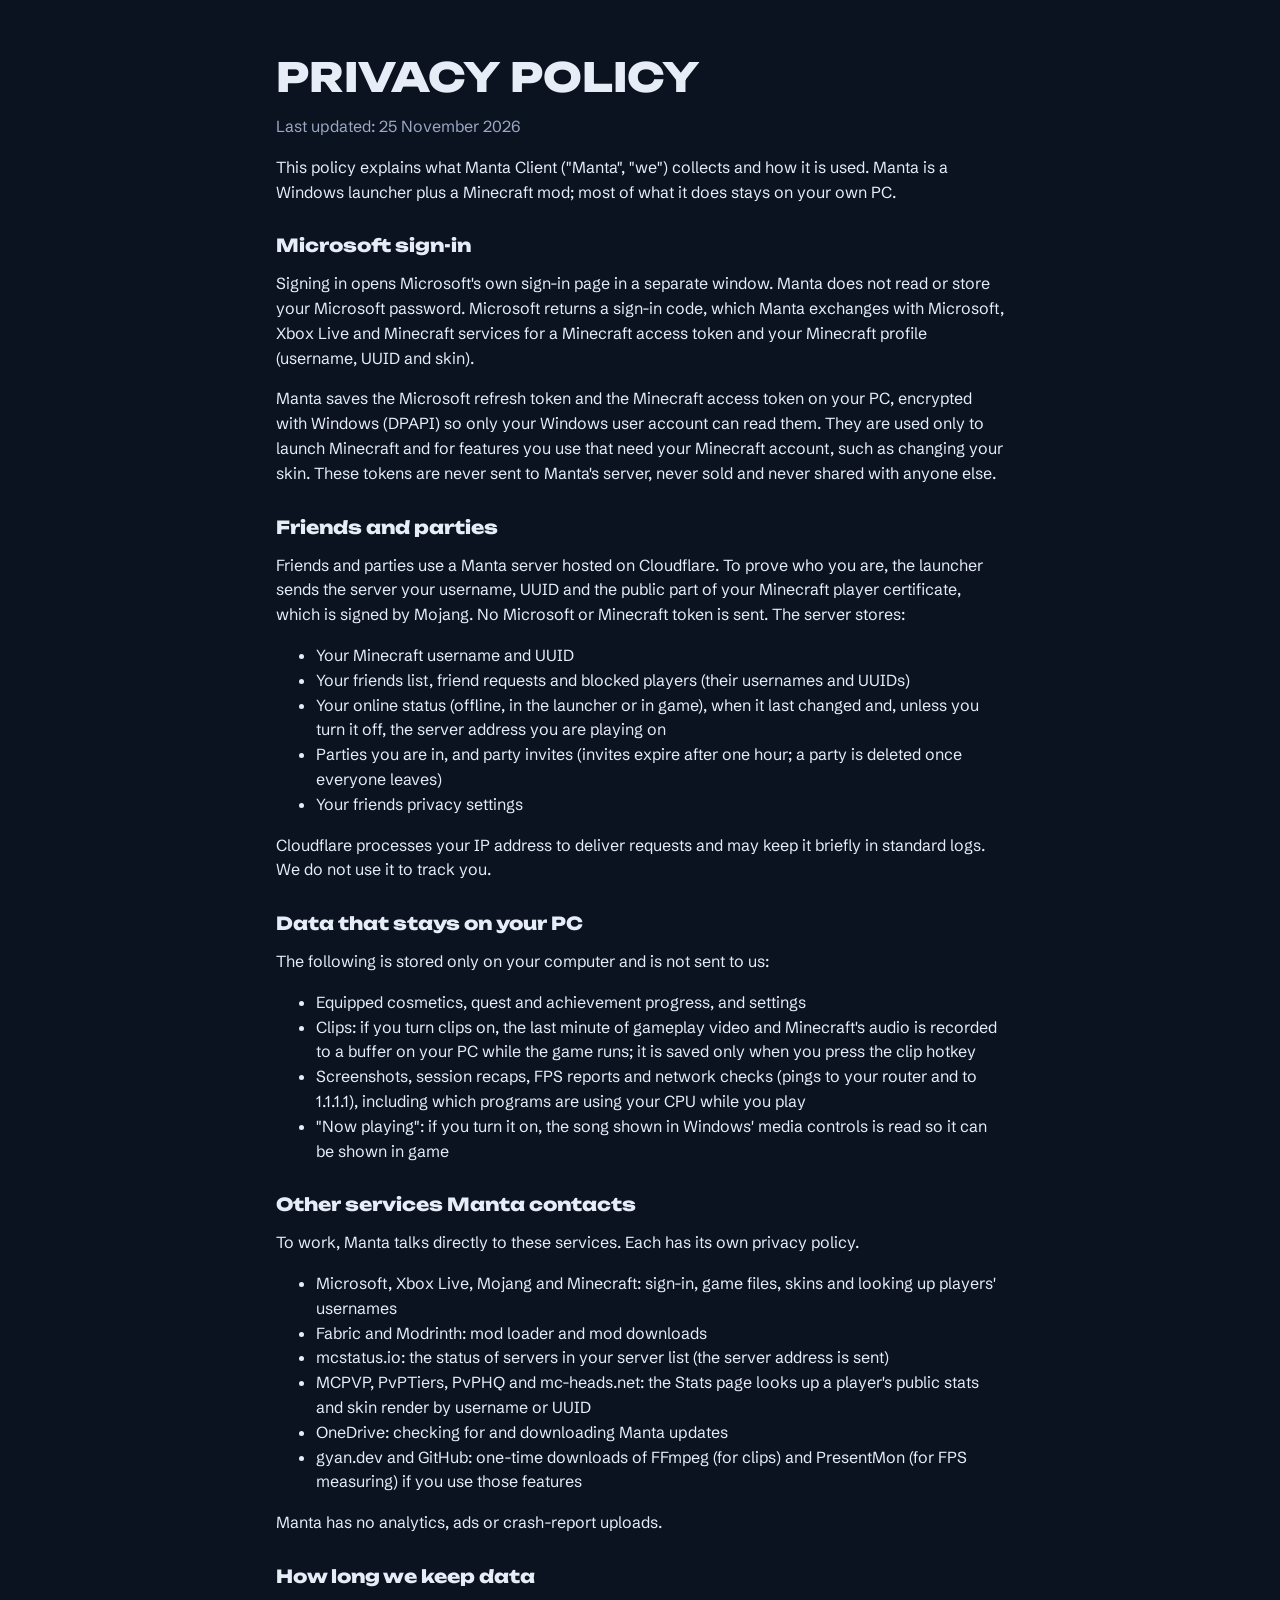
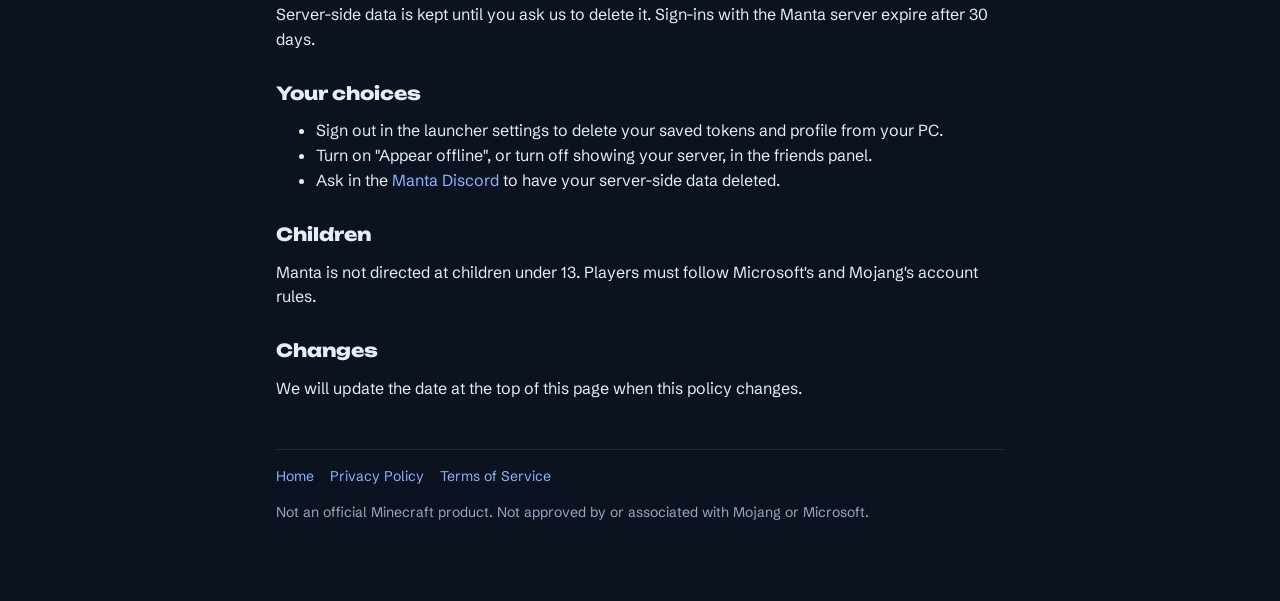
<file: privacy.html>
<!doctype html><html lang="en"><head><meta charset="utf-8"><meta name="viewport" content="width=device-width,initial-scale=1"><title>Privacy Policy - Manta Client</title><link rel="icon" href="favicon.png"><link rel="stylesheet" href="https://fonts.googleapis.com/css2?family=Unbounded:wght@600;800&family=Schibsted+Grotesk:wght@400;500;600&family=Barlow+Semi+Condensed:wght@600&display=swap"><link rel="stylesheet" href="style.css?v=13"></head><body><main>
<h1>Privacy Policy</h1><p class="muted">Last updated: 25 November 2026</p>
<p>This policy explains what Manta Client ("Manta", "we") collects and how it is used. Manta is a Windows launcher plus a Minecraft mod; most of what it does stays on your own PC.</p>

<h2>Microsoft sign-in</h2>
<p>Signing in opens Microsoft's own sign-in page in a separate window. Manta does not read or store your Microsoft password. Microsoft returns a sign-in code, which Manta exchanges with Microsoft, Xbox Live and Minecraft services for a Minecraft access token and your Minecraft profile (username, UUID and skin).</p>
<p>Manta saves the Microsoft refresh token and the Minecraft access token on your PC, encrypted with Windows (DPAPI) so only your Windows user account can read them. They are used only to launch Minecraft and for features you use that need your Minecraft account, such as changing your skin. These tokens are never sent to Manta's server, never sold and never shared with anyone else.</p>

<h2>Friends and parties</h2>
<p>Friends and parties use a Manta server hosted on Cloudflare. To prove who you are, the launcher sends the server your username, UUID and the public part of your Minecraft player certificate, which is signed by Mojang. No Microsoft or Minecraft token is sent. The server stores:</p>
<ul>
<li>Your Minecraft username and UUID</li>
<li>Your friends list, friend requests and blocked players (their usernames and UUIDs)</li>
<li>Your online status (offline, in the launcher or in game), when it last changed and, unless you turn it off, the server address you are playing on</li>
<li>Parties you are in, and party invites (invites expire after one hour; a party is deleted once everyone leaves)</li>
<li>Your friends privacy settings</li>
</ul>
<p>Cloudflare processes your IP address to deliver requests and may keep it briefly in standard logs. We do not use it to track you.</p>

<h2>Data that stays on your PC</h2>
<p>The following is stored only on your computer and is not sent to us:</p>
<ul>
<li>Equipped cosmetics, quest and achievement progress, and settings</li>
<li>Clips: if you turn clips on, the last minute of gameplay video and Minecraft's audio is recorded to a buffer on your PC while the game runs; it is saved only when you press the clip hotkey</li>
<li>Screenshots, session recaps, FPS reports and network checks (pings to your router and to 1.1.1.1), including which programs are using your CPU while you play</li>
<li>"Now playing": if you turn it on, the song shown in Windows' media controls is read so it can be shown in game</li>
</ul>

<h2>Other services Manta contacts</h2>
<p>To work, Manta talks directly to these services. Each has its own privacy policy.</p>
<ul>
<li>Microsoft, Xbox Live, Mojang and Minecraft: sign-in, game files, skins and looking up players' usernames</li>
<li>Fabric and Modrinth: mod loader and mod downloads</li>
<li>mcstatus.io: the status of servers in your server list (the server address is sent)</li>
<li>MCPVP, PvPTiers, PvPHQ and mc-heads.net: the Stats page looks up a player's public stats and skin render by username or UUID</li>
<li>OneDrive: checking for and downloading Manta updates</li>
<li>gyan.dev and GitHub: one-time downloads of FFmpeg (for clips) and PresentMon (for FPS measuring) if you use those features</li>
</ul>
<p>Manta has no analytics, ads or crash-report uploads.</p>

<h2>How long we keep data</h2>
<p>Server-side data is kept until you ask us to delete it. Sign-ins with the Manta server expire after 30 days.</p>

<h2>Your choices</h2>
<ul>
<li>Sign out in the launcher settings to delete your saved tokens and profile from your PC.</li>
<li>Turn on "Appear offline", or turn off showing your server, in the friends panel.</li>
<li>Ask in the <a href="https://discord.gg/sE9DHmpQ2">Manta Discord</a> to have your server-side data deleted.</li>
</ul>

<h2>Children</h2>
<p>Manta is not directed at children under 13. Players must follow Microsoft's and Mojang's account rules.</p>
<h2>Changes</h2>
<p>We will update the date at the top of this page when this policy changes.</p>
<footer class="muted"><nav><a href="index.html">Home</a><a href="privacy.html">Privacy Policy</a><a href="terms.html">Terms of Service</a></nav><p>Not an official Minecraft product. Not approved by or associated with Mojang or Microsoft.</p></footer></main></body></html>
</file>
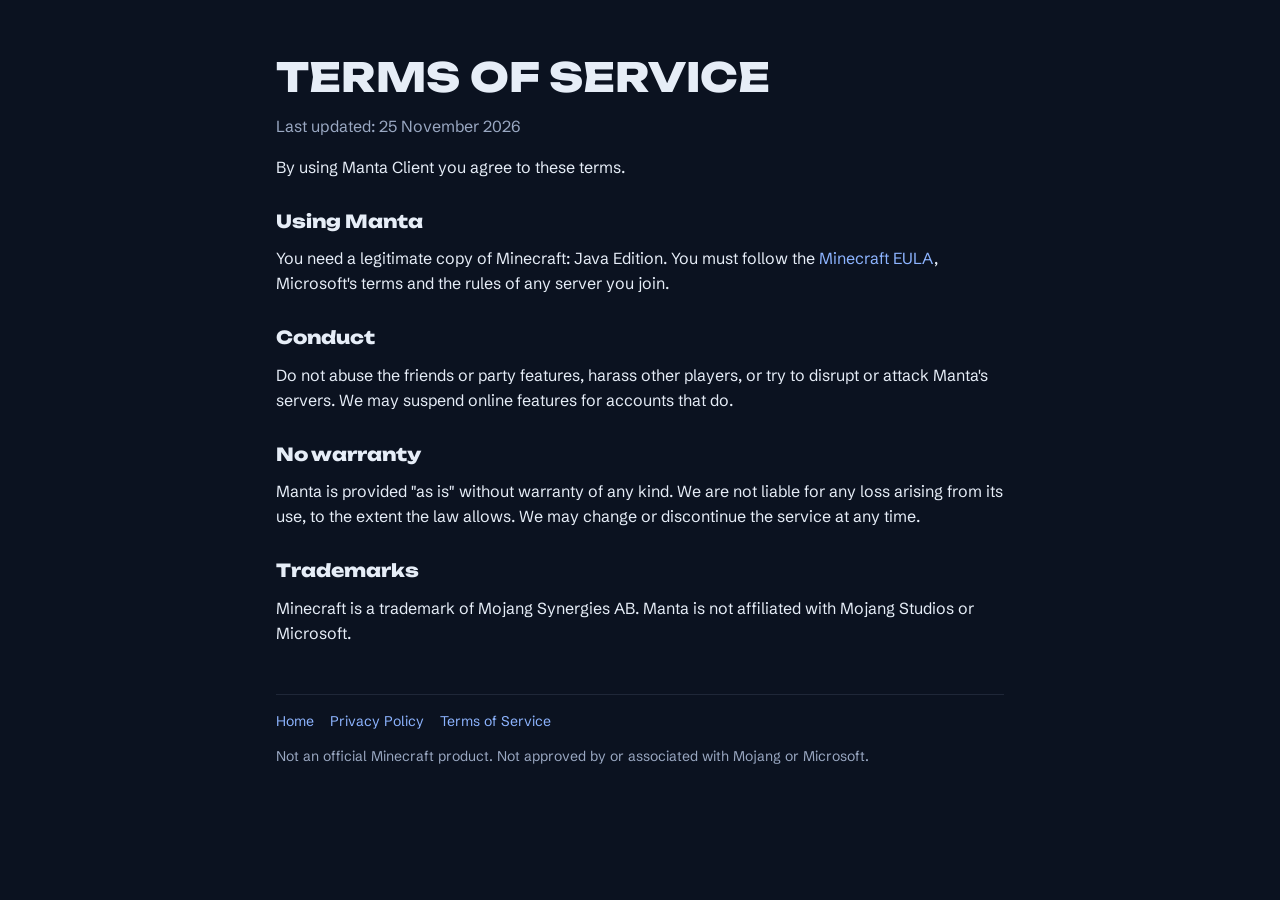
<file: terms.html>
<!doctype html><html lang="en"><head><meta charset="utf-8"><meta name="viewport" content="width=device-width,initial-scale=1"><title>Terms of Service - Manta Client</title><link rel="icon" href="favicon.png"><link rel="stylesheet" href="https://fonts.googleapis.com/css2?family=Unbounded:wght@600;800&family=Schibsted+Grotesk:wght@400;500;600&family=Barlow+Semi+Condensed:wght@600&display=swap"><link rel="stylesheet" href="style.css?v=13"></head><body><main>
<h1>Terms of Service</h1><p class="muted">Last updated: 25 November 2026</p>
<p>By using Manta Client you agree to these terms.</p>
<h2>Using Manta</h2>
<p>You need a legitimate copy of Minecraft: Java Edition. You must follow the <a href="https://www.minecraft.net/eula">Minecraft EULA</a>, Microsoft's terms and the rules of any server you join.</p>
<h2>Conduct</h2>
<p>Do not abuse the friends or party features, harass other players, or try to disrupt or attack Manta's servers. We may suspend online features for accounts that do.</p>
<h2>No warranty</h2>
<p>Manta is provided "as is" without warranty of any kind. We are not liable for any loss arising from its use, to the extent the law allows. We may change or discontinue the service at any time.</p>
<h2>Trademarks</h2>
<p>Minecraft is a trademark of Mojang Synergies AB. Manta is not affiliated with Mojang Studios or Microsoft.</p>
<footer class="muted"><nav><a href="index.html">Home</a><a href="privacy.html">Privacy Policy</a><a href="terms.html">Terms of Service</a></nav><p>Not an official Minecraft product. Not approved by or associated with Mojang or Microsoft.</p></footer></main></body></html>
</file>
<file: style.css>
/* Manta site — same tokens as the launcher (DESIGN.md, launcher/src/theme.css). Flat colours only. */
:root{
  --display:"Unbounded","Schibsted Grotesk",sans-serif;
  --font:"Schibsted Grotesk",sans-serif;
  --label:"Barlow Semi Condensed","Schibsted Grotesk",sans-serif;
  --accent:#2563eb;--accent-light:#8db4ff;--accent-deep:#0f2a7a;
  --bg:#0b1220;--panel:#141f37;--panel-2:#111a2f;--raised:#1c2a48;
  --text:#e6edf7;--muted:#9aa8c2;--faint:#6b7a96;--line:rgb(154 168 194/.14);--line-2:rgb(154 168 194/.22);
  --radius:14px;--radius-sm:9px;--fin:22px;--ease:cubic-bezier(.2,.8,.2,1);
  --wrap:1180px;
}
*{box-sizing:border-box}
html{scroll-behavior:smooth;background:var(--bg)}
body{margin:0;background:var(--bg);color:var(--text);font:16px/1.55 var(--font);-webkit-font-smoothing:antialiased}
img{max-width:100%;height:auto;display:block}
a{color:var(--accent-light);text-decoration:none}
a:hover{text-decoration:underline}
a:focus-visible,.btn:focus-visible{outline:2px solid var(--accent-light);outline-offset:3px}
em{font-style:normal;color:var(--accent-light)}
.label{font:600 13px/1 var(--label);letter-spacing:.14em;text-transform:uppercase;color:var(--accent-light)}
h1,h2,h3{font-family:var(--display);font-weight:800;line-height:1.05;margin:0}
h2{font-size:clamp(28px,4vw,44px);text-transform:uppercase;margin:0 0 16px}
h3{font-size:16px;font-weight:600;letter-spacing:.01em}
svg{fill:none;stroke:currentColor;stroke-width:1.8;stroke-linecap:round;stroke-linejoin:round}

/* brand icons (Simple Icons, CC0) drawn in currentColor */
.si{display:inline-block;width:20px;height:20px;background:currentColor;-webkit-mask:var(--i) center/contain no-repeat;mask:var(--i) center/contain no-repeat;flex:none}
.si.dc{--i:url(https://cdn.jsdelivr.net/npm/simple-icons@13.21.0/icons/discord.svg)}
.si.yt{--i:url(https://cdn.jsdelivr.net/npm/simple-icons@13.21.0/icons/youtube.svg)}

.fin{clip-path:polygon(0 0,calc(100% - var(--fin)) 0,100% var(--fin),100% 100%,0 100%)}

/* screenshot frame: panel border + padding so the image sits inside like a card */
.frame{margin:0;padding:8px;background:var(--panel);border:1px solid var(--line-2);border-radius:var(--radius)}
.frame img{border-radius:8px;width:100%}

/* ---------- top bar ---------- */
.top{position:sticky;top:0;z-index:10;display:flex;align-items:center;justify-content:space-between;gap:16px;
  padding:14px max(16px,calc((100vw - var(--wrap))/2));background:var(--bg);border-bottom:1px solid var(--line)}
.brand img{height:22px;width:auto}
.top nav{display:flex;align-items:center;gap:6px}
.top nav a{color:var(--muted);font:600 14px/1 var(--label);letter-spacing:.12em;text-transform:uppercase;padding:9px 12px;border-radius:var(--radius-sm);transition:background .14s var(--ease),color .14s var(--ease)}
.top nav a:hover{color:var(--text);background:var(--panel);text-decoration:none}
.top nav a.ico{padding:8px;display:grid;place-items:center}

/* ---------- hero ---------- */
.hero{max-width:var(--wrap);margin:0 auto;padding:clamp(56px,8vw,96px) 16px 0;text-align:center}
.hero .lead{margin-left:auto;margin-right:auto}
.hero .cta{justify-content:center}
.pill{display:inline-flex;align-items:center;gap:8px;padding:7px 12px;border:1px solid var(--line-2);border-radius:99px;background:var(--panel);
  font:600 13px/1 var(--label);letter-spacing:.12em;text-transform:uppercase;color:var(--muted)}
.pill .dot{width:7px;height:7px;border-radius:50%;background:#facc15}
.hero h1{font-size:clamp(34px,6.4vw,96px);text-transform:uppercase;letter-spacing:-.01em;margin:0 0 20px}
.lead{max-width:560px;font-size:18px;color:var(--muted);margin:0 0 30px}
.cta{display:flex;flex-wrap:wrap;gap:12px}
.btn{display:inline-flex;align-items:center;gap:10px;height:54px;padding:0 24px;border-radius:var(--radius-sm);
  font:700 15px/1 var(--display);letter-spacing:.04em;text-transform:uppercase;transition:background .14s var(--ease)}
.btn svg{width:20px;height:20px}
.btn:hover{text-decoration:none}
.btn.primary{color:#fff;background:var(--accent);border-radius:0;cursor:pointer;position:relative;overflow:hidden;
  clip-path:polygon(0 0,100% 0,100% calc(100% - 16px),calc(100% - 16px) 100%,0 100%)}
.btn.primary{transition:background .14s var(--ease),transform .18s var(--ease)}
.btn.primary:hover{background:#4c86ff;transform:translateY(-3px)}
.btn.primary:hover svg{animation:dl-bob .7s var(--ease) infinite}
.btn.primary:active{transform:translateY(0) scale(.98);background:#1d4fc4}
@keyframes dl-bob{0%,100%{transform:translateY(0)}50%{transform:translateY(3px)}}
.btn.ghost{transition:background .14s var(--ease),transform .18s var(--ease)}
.btn.ghost:hover{transform:translateY(-2px)}
.btn.ghost{color:var(--text);background:var(--panel);border:1px solid var(--line-2)}
.btn.ghost:hover{background:var(--raised)}
.note{margin:14px 0 0;font-size:14px;color:var(--faint)}
.hero-shot{margin:clamp(48px,7vw,72px) auto 0;max-width:1200px}
.hero-shot img{image-rendering:auto}

/* ---------- feature bands ---------- */
.band,.more,.community,.foot{max-width:var(--wrap);margin:0 auto;padding-left:16px;padding-right:16px}
.band{display:grid;grid-template-columns:5fr 7fr;gap:clamp(28px,5vw,64px);align-items:center;padding-top:clamp(72px,9vw,112px)}
.band.flip{grid-template-columns:7fr 5fr}
.band.flip .band-text{order:2}
.band p{color:var(--muted);font-size:17px;margin:0 0 20px}
.ticks{list-style:none;padding:0;margin:0;display:grid;gap:12px}
.ticks li{position:relative;padding-left:28px}
.ticks li::before{content:"";position:absolute;left:0;top:5px;width:16px;height:16px;border-radius:5px;background:var(--accent-deep);border:1px solid rgb(141 180 255/.35);box-sizing:border-box}
.ticks li::after{content:"";position:absolute;left:5px;top:8px;width:5px;height:8px;border:solid var(--accent-light);border-width:0 2px 2px 0;transform:rotate(45deg)}

.capes-band{grid-template-columns:4fr 8fr}
.capes{list-style:none;margin:0;padding:20px;display:grid;grid-template-columns:repeat(6,1fr);gap:14px;background:var(--panel);border:1px solid var(--line-2);border-radius:var(--radius)}
.capes li{display:grid;gap:10px}
.capes img{width:100%;aspect-ratio:150/240;object-fit:cover;border-radius:6px}
.capes span{font:600 13px/1 var(--label);letter-spacing:.1em;text-transform:uppercase;color:var(--muted);text-align:center}

/* ---------- small features ---------- */
.more{padding-top:clamp(72px,9vw,112px);padding-bottom:clamp(72px,9vw,112px)}
.tiles{display:grid;grid-template-columns:repeat(3,1fr);gap:14px;margin-top:28px}
.tile{display:grid;grid-template-columns:44px 1fr;column-gap:16px;align-items:start;background:var(--panel);border:1px solid var(--line);border-radius:var(--radius);padding:22px;transition:background .2s var(--ease)}
.tile:hover{background:var(--raised)}
.tile>svg{grid-row:span 2;width:44px;height:44px;padding:10px;border-radius:10px;background:var(--panel-2);border:1px solid var(--line);color:var(--accent-light)}
.tile h3{margin:2px 0 6px}
.tile p{margin:0;color:var(--muted);font-size:15px}

/* ---------- community ---------- */
.community{display:grid;grid-template-columns:1fr 1fr;gap:14px;padding-bottom:clamp(72px,9vw,112px)}
.community-head{grid-column:1/-1;margin-bottom:12px}
.community-head p{color:var(--muted);font-size:17px;margin:0;max-width:520px}
.social{display:flex;align-items:center;gap:18px;padding:26px 28px;border-radius:var(--radius);border:1px solid var(--line-2);color:var(--text);
  background:var(--panel);transition:background .2s var(--ease)}
.social:hover{text-decoration:none;background:var(--raised)}
.social .si{width:36px;height:36px}
.social span{display:grid;gap:4px;flex:1}
.social b{font:800 20px/1 var(--display);text-transform:uppercase}
.social small{color:var(--muted);font-size:14px}
.social .arrow{width:22px;height:22px;color:var(--muted);transition:transform .2s var(--ease)}
.social:hover .arrow{transform:translate(3px,-3px);color:var(--text)}
.social.discord{background:var(--accent);border-color:var(--accent)}
.social.discord:hover{background:#2d6cf0}
.social.discord small,.social.discord .arrow{color:rgb(255 255 255/.8)}
.social.youtube .si{color:#ff4b4b}

/* ---------- footer ---------- */
.foot{border-top:1px solid var(--line);padding-top:28px;padding-bottom:40px;color:var(--faint);font-size:14px}
.foot-row{display:flex;flex-wrap:wrap;align-items:center;justify-content:space-between;gap:16px;margin-bottom:18px}
.foot-row img{height:18px;width:auto;opacity:.85}
.foot nav{display:flex;flex-wrap:wrap;gap:4px 20px}
.foot nav a{color:var(--muted)}
.foot p{margin:6px 0;max-width:720px}

/* ---------- legal pages (privacy, terms) ---------- */
body:not(.home) main{max-width:760px;margin:0 auto;padding:56px 16px 64px}
body:not(.home) h1{font-size:clamp(28px,5vw,40px);text-transform:uppercase;margin-bottom:8px}
body:not(.home) h2{font-size:18px;text-transform:none;margin:2rem 0 .6rem}
body:not(.home) .muted,body:not(.home) footer{color:var(--muted)}
body:not(.home) footer{margin-top:3rem;border-top:1px solid var(--line);padding-top:16px;font-size:14px}
body:not(.home) footer nav a{margin-right:16px}
.logo{max-width:220px}

/* ---------- small screens ---------- */
/* ---------- large screens ---------- */
@media (min-width:1400px){
  :root{--wrap:1320px}
}
@media (min-width:1600px){
  body{font-size:17px}
  .lead{font-size:20px;max-width:640px}
  .band p,.community-head p{font-size:19px}
  h2{font-size:52px}
  .btn{height:60px;padding:0 28px;font-size:16px}
  .tile p{font-size:16px}
}
@media (min-width:2200px){
  :root{--wrap:1480px}
  body{font-size:19px}
  .lead{font-size:23px;max-width:760px}
  .band p,.community-head p,.signin p{font-size:21px}
  h2{font-size:64px}
  h3{font-size:19px}
  .tile p{font-size:18px}
  .top nav a{font-size:16px}
  .brand img{height:28px}
  .btn{height:68px;padding:0 34px;font-size:18px}
}

/* ---------- tablets and phones ---------- */
@media (max-width:1100px){
  .capes-band{grid-template-columns:1fr}
}
@media (max-width:900px){
  .band,.band.flip,.capes-band{grid-template-columns:1fr}
  .band.flip .band-text{order:0}
  .tiles{grid-template-columns:1fr 1fr}
  .community{grid-template-columns:1fr}
}
@media (max-width:560px){
  .top{padding-top:12px;padding-bottom:12px}
  .brand img{height:18px}
  .top nav a:not(.ico){display:none}
  .hero{padding-top:44px}
  .lead{font-size:17px}
  .band,.more{padding-top:64px}
  .band p{font-size:16px}
  .capes{grid-template-columns:repeat(3,1fr);gap:10px}
  .tile{padding:18px}
  .tiles{grid-template-columns:1fr}
  .btn{width:100%;justify-content:center}
  .frame{padding:5px}
  .social{padding:22px}
}
@media (prefers-reduced-motion:reduce){.btn.primary:hover svg{animation:none;transition:none}*{transition:none!important;scroll-behavior:auto!important}}

/* ---------- Microsoft sign-in (kept visible for app reviewers) ---------- */
.signin{max-width:var(--wrap);margin:0 auto;padding:0 16px clamp(72px,9vw,112px)}
.signin-in{display:grid;grid-template-columns:56px 1fr;gap:20px;padding:28px;background:var(--panel);border:1px solid var(--line-2);border-radius:var(--radius)}
.signin-in>svg{width:56px;height:56px;padding:13px;border-radius:12px;background:var(--panel-2);border:1px solid var(--line);color:var(--accent-light)}
.signin h2{font-size:22px;margin:4px 0 10px}
.signin p{margin:0 0 10px;color:var(--muted);max-width:820px}
.signin p:last-child{margin:0}
@media (max-width:560px){.signin-in{grid-template-columns:1fr;padding:22px}}

/* ---------- parties ---------- */
.party{max-width:var(--wrap);margin:0 auto;padding:clamp(72px,9vw,112px) 16px 0;display:grid;grid-template-columns:6fr 5fr;gap:clamp(28px,5vw,64px);align-items:center}
.party-text p{color:var(--muted);font-size:17px;margin:0 0 20px}
.party-card{background:var(--panel);border:1px solid var(--line-2);border-radius:var(--radius);padding:22px;
  clip-path:polygon(0 0,calc(100% - var(--fin)) 0,100% var(--fin),100% 100%,0 100%)}
.pc-head{display:flex;justify-content:space-between;align-items:baseline;margin-bottom:14px}
.pc-head b{font:800 18px/1 var(--display);text-transform:uppercase}
.pc-head span{font:600 13px/1 var(--label);letter-spacing:.12em;text-transform:uppercase;color:var(--muted)}
.pc-list{list-style:none;margin:0;padding:0;display:grid;gap:8px}
.pc-list li{display:grid;grid-template-columns:40px 1fr auto;align-items:center;gap:12px;padding:10px 12px;background:var(--panel-2);border:1px solid var(--line);border-radius:10px}
.av{width:40px;height:40px;border-radius:8px;image-rendering:pixelated;display:block}
.pc-list b{display:flex;align-items:center;gap:8px;font-weight:600}
.crown{width:16px;height:16px;color:#facc15;fill:#facc15;stroke:#facc15}
.st{font:600 12px/1 var(--label);letter-spacing:.12em;text-transform:uppercase;padding:6px 10px;border-radius:99px}
.st.on{color:#4ade80;background:rgb(74 222 128/.1)}
.st.go{color:#facc15;background:rgb(250 204 21/.1)}
.st.ok{color:var(--accent-light);background:rgb(141 180 255/.1)}
.pc-slots{display:grid;grid-template-columns:repeat(2,1fr);gap:8px;margin-top:8px}
.pc-slots span{height:40px;border:1px dashed var(--line-2);border-radius:10px}
.pc-foot{display:flex;justify-content:space-between;align-items:center;gap:12px;margin-top:16px;padding-top:16px;border-top:1px solid var(--line)}
.pc-server{display:flex;align-items:center;gap:10px;color:var(--muted);font-size:15px}
.pc-server svg{width:20px;height:20px;color:var(--accent-light)}
.toggle{width:44px;height:24px;border-radius:99px;background:var(--accent);position:relative;flex:none}
.toggle i{position:absolute;right:3px;top:3px;width:18px;height:18px;border-radius:50%;background:#fff}
.party-steps{grid-column:1/-1;list-style:none;margin:0;padding:0;display:grid;grid-template-columns:repeat(3,1fr);gap:14px}
.party-steps li{display:flex;gap:16px;padding:22px;background:var(--panel);border:1px solid var(--line);border-radius:var(--radius)}
.party-steps li>span{flex:none;width:40px;height:40px;border-radius:10px;background:var(--accent);color:#fff;display:grid;place-items:center;font:800 17px/1 var(--display)}
.party-steps b{font:600 16px/1.2 var(--display)}
.party-steps p{margin:6px 0 0;color:var(--muted);font-size:15px}
@media (min-width:1600px){.party-text p{font-size:19px}.party-steps p{font-size:16px}}
@media (min-width:2200px){.party-text p{font-size:21px}.party-steps p{font-size:18px}.party-steps b{font-size:19px}}
@media (max-width:900px){.party{grid-template-columns:1fr}.party-steps{grid-template-columns:1fr}}
@media (max-width:560px){.party{padding-top:64px}.party-card{padding:16px}.pc-list li{grid-template-columns:36px 1fr auto;padding:8px 10px}.av{width:36px;height:36px}.pc-slots span{height:36px}}
</file>
